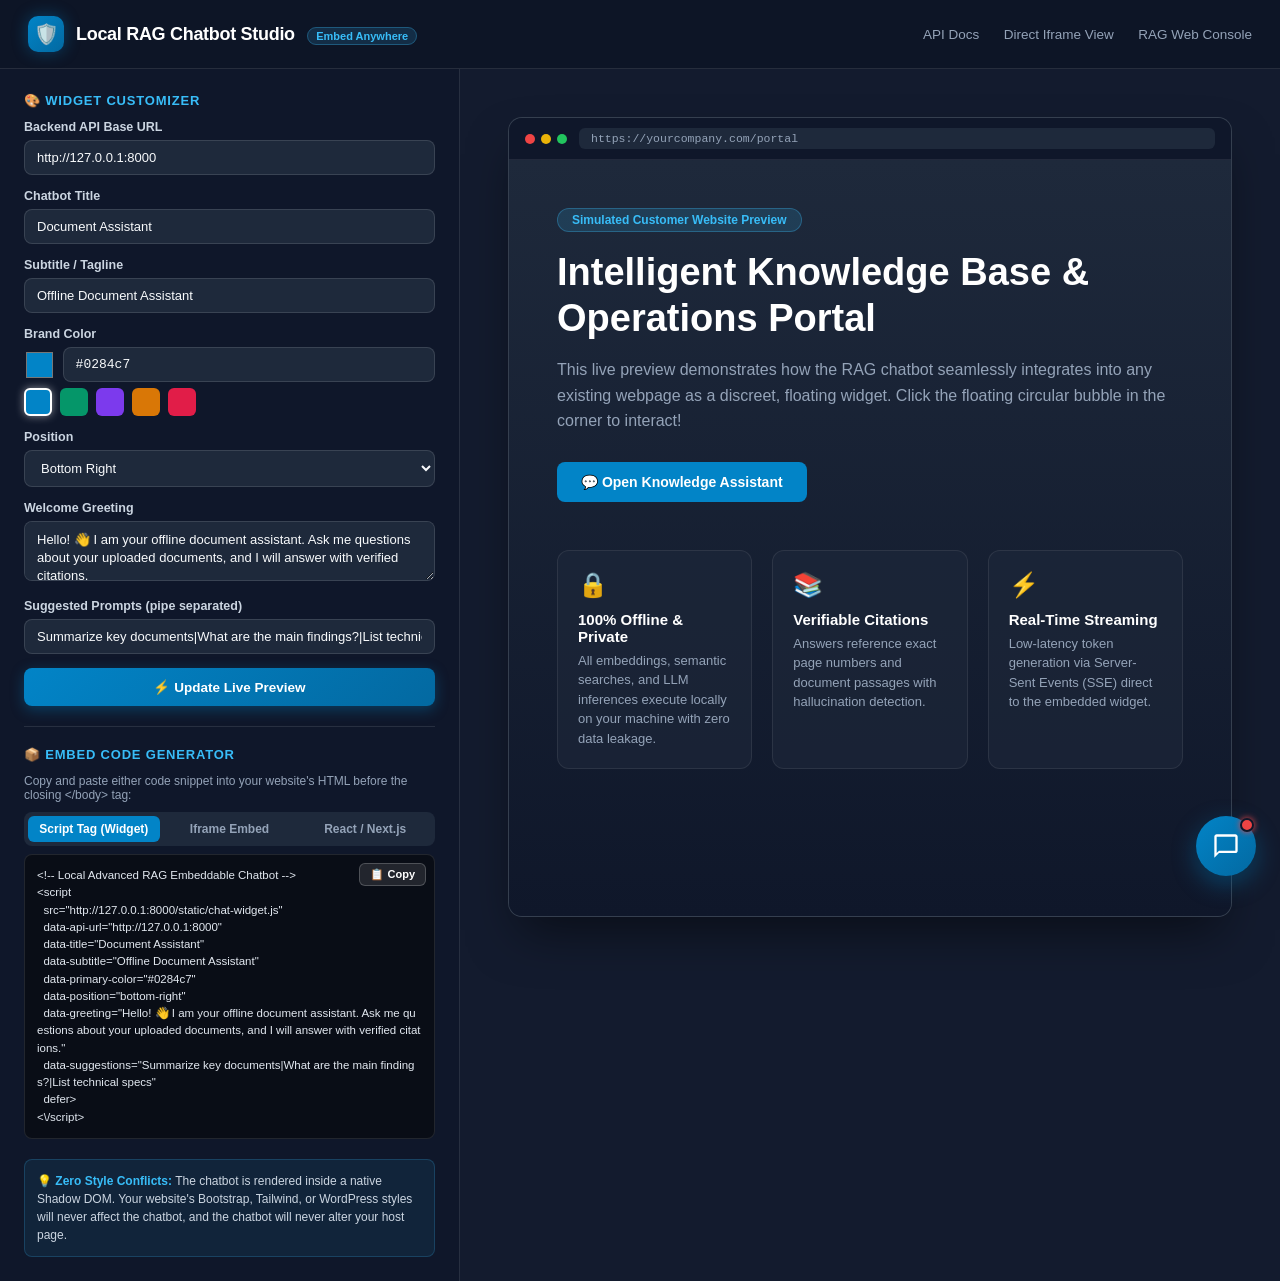
<file: app/static/demo.html>
<!DOCTYPE html>
<html lang="en">
<head>
  <meta charset="UTF-8" />
  <meta name="viewport" content="width=device-width, initial-scale=1.0" />
  <title>Embeddable Chatbot Studio & Showcase</title>
  <style>
    * {
      box-sizing: border-box;
      margin: 0;
      padding: 0;
      font-family: -apple-system, BlinkMacSystemFont, "Segoe UI", Roboto, Helvetica, Arial, sans-serif;
    }

    body {
      background: #0b0f19;
      color: #f1f5f9;
      min-height: 100vh;
      display: flex;
      flex-direction: column;
    }

    header {
      background: rgba(15, 23, 42, 0.85);
      border-bottom: 1px solid rgba(255, 255, 255, 0.1);
      padding: 16px 28px;
      display: flex;
      align-items: center;
      justify-content: space-between;
      backdrop-filter: blur(12px);
      position: sticky;
      top: 0;
      z-index: 100;
    }

    .brand {
      display: flex;
      align-items: center;
      gap: 12px;
    }

    .brand-icon {
      width: 36px;
      height: 36px;
      border-radius: 10px;
      background: linear-gradient(135deg, #0284c7, #0369a1);
      display: flex;
      align-items: center;
      justify-content: center;
      font-size: 20px;
      box-shadow: 0 0 16px rgba(2, 132, 199, 0.4);
    }

    .brand-title {
      font-size: 18px;
      font-weight: 700;
      color: #ffffff;
      letter-spacing: -0.3px;
    }

    .brand-badge {
      font-size: 11px;
      background: rgba(56, 189, 248, 0.15);
      color: #38bdf8;
      border: 1px solid rgba(56, 189, 248, 0.3);
      padding: 2px 8px;
      border-radius: 12px;
      font-weight: 600;
      margin-left: 8px;
    }

    .header-links a {
      color: #94a3b8;
      text-decoration: none;
      font-size: 13.5px;
      margin-left: 20px;
      transition: color 0.15s;
    }

    .header-links a:hover {
      color: #38bdf8;
    }

    .main-layout {
      flex: 1;
      display: grid;
      grid-template-columns: 460px 1fr;
      height: calc(100vh - 69px);
      overflow: hidden;
    }

    /* Left Sidebar: Controls & Code Generator */
    .studio-sidebar {
      background: #0f172a;
      border-right: 1px solid rgba(255, 255, 255, 0.1);
      overflow-y: auto;
      padding: 24px;
      display: flex;
      flex-direction: column;
      gap: 20px;
    }

    .studio-sidebar::-webkit-scrollbar {
      width: 6px;
    }

    .studio-sidebar::-webkit-scrollbar-thumb {
      background: rgba(255, 255, 255, 0.15);
      border-radius: 3px;
    }

    .section-title {
      font-size: 13px;
      font-weight: 700;
      text-transform: uppercase;
      letter-spacing: 0.8px;
      color: #38bdf8;
      margin-bottom: 12px;
      display: flex;
      align-items: center;
      gap: 8px;
    }

    .form-group {
      margin-bottom: 14px;
    }

    .form-label {
      display: block;
      font-size: 12.5px;
      font-weight: 600;
      color: #cbd5e1;
      margin-bottom: 6px;
    }

    .form-input, .form-textarea, .form-select {
      width: 100%;
      background: #1e293b;
      border: 1px solid rgba(255, 255, 255, 0.12);
      border-radius: 8px;
      padding: 9px 12px;
      font-size: 13px;
      color: #f8fafc;
      outline: none;
      transition: border-color 0.15s, box-shadow 0.15s;
    }

    .form-input:focus, .form-textarea:focus, .form-select:focus {
      border-color: #0284c7;
      box-shadow: 0 0 0 2px rgba(2, 132, 199, 0.25);
    }

    .form-textarea {
      resize: vertical;
      min-height: 60px;
      line-height: 1.4;
    }

    /* Color Swatches */
    .color-presets {
      display: flex;
      gap: 8px;
      margin-top: 6px;
    }

    .color-swatch {
      width: 28px;
      height: 28px;
      border-radius: 6px;
      cursor: pointer;
      border: 2px solid transparent;
      transition: transform 0.15s;
    }

    .color-swatch:hover {
      transform: scale(1.1);
    }

    .color-swatch.active {
      border-color: #ffffff;
      box-shadow: 0 0 8px rgba(255, 255, 255, 0.5);
    }

    /* Code Snippet Box */
    .code-tabs {
      display: flex;
      gap: 4px;
      background: #1e293b;
      padding: 4px;
      border-radius: 8px;
      margin-bottom: 8px;
    }

    .code-tab-btn {
      flex: 1;
      background: transparent;
      border: none;
      color: #94a3b8;
      padding: 6px 10px;
      border-radius: 6px;
      font-size: 12px;
      font-weight: 600;
      cursor: pointer;
      transition: all 0.15s;
    }

    .code-tab-btn.active {
      background: #0284c7;
      color: #ffffff;
    }

    .code-box {
      position: relative;
      background: #090d16;
      border: 1px solid rgba(255, 255, 255, 0.1);
      border-radius: 8px;
      padding: 12px;
    }

    .code-box pre {
      font-family: ui-monospace, SFMono-Regular, Menlo, Monaco, Consolas, monospace;
      font-size: 11.5px;
      color: #e2e8f0;
      white-space: pre-wrap;
      word-break: break-all;
      line-height: 1.5;
    }

    .copy-btn {
      position: absolute;
      top: 8px;
      right: 8px;
      background: rgba(255, 255, 255, 0.1);
      border: 1px solid rgba(255, 255, 255, 0.2);
      color: #ffffff;
      padding: 4px 10px;
      border-radius: 6px;
      font-size: 11px;
      font-weight: 600;
      cursor: pointer;
      transition: background 0.15s;
    }

    .copy-btn:hover {
      background: #0284c7;
    }

    .btn-apply {
      width: 100%;
      background: linear-gradient(135deg, #0284c7, #0369a1);
      border: none;
      color: #ffffff;
      padding: 11px;
      border-radius: 8px;
      font-size: 13.5px;
      font-weight: 600;
      cursor: pointer;
      transition: transform 0.15s, box-shadow 0.15s;
      box-shadow: 0 4px 14px rgba(2, 132, 199, 0.35);
    }

    .btn-apply:hover {
      transform: translateY(-1px);
      box-shadow: 0 6px 18px rgba(2, 132, 199, 0.45);
    }

    /* Right Preview Area: Simulated Host Website */
    .preview-stage {
      background: #131b2e;
      position: relative;
      overflow-y: auto;
      padding: 48px;
    }

    .simulated-browser {
      background: #1e293b;
      border: 1px solid rgba(255, 255, 255, 0.1);
      border-radius: 14px;
      box-shadow: 0 25px 50px -12px rgba(0, 0, 0, 0.5);
      min-height: 800px;
      display: flex;
      flex-direction: column;
      overflow: hidden;
    }

    .browser-toolbar {
      background: #0f172a;
      padding: 10px 16px;
      display: flex;
      align-items: center;
      gap: 12px;
      border-bottom: 1px solid rgba(255, 255, 255, 0.08);
    }

    .browser-dots {
      display: flex;
      gap: 6px;
    }

    .browser-dot {
      width: 10px;
      height: 10px;
      border-radius: 50%;
    }

    .browser-address {
      flex: 1;
      background: #1e293b;
      border-radius: 6px;
      padding: 4px 12px;
      font-size: 11.5px;
      color: #94a3b8;
      font-family: monospace;
    }

    .simulated-page-content {
      padding: 48px;
      flex: 1;
      background: linear-gradient(180deg, #1e293b 0%, #0f172a 100%);
    }

    .hero-badge {
      display: inline-block;
      background: rgba(56, 189, 248, 0.15);
      color: #38bdf8;
      border: 1px solid rgba(56, 189, 248, 0.3);
      padding: 4px 14px;
      border-radius: 20px;
      font-size: 12px;
      font-weight: 600;
      margin-bottom: 18px;
    }

    .hero-title {
      font-size: 38px;
      font-weight: 800;
      line-height: 1.2;
      color: #ffffff;
      margin-bottom: 16px;
      max-width: 680px;
    }

    .hero-desc {
      font-size: 16px;
      color: #94a3b8;
      line-height: 1.6;
      max-width: 620px;
      margin-bottom: 28px;
    }

    .hero-cta-btn {
      background: #0284c7;
      border: none;
      color: #ffffff;
      padding: 12px 24px;
      border-radius: 8px;
      font-size: 14px;
      font-weight: 600;
      cursor: pointer;
      display: inline-flex;
      align-items: center;
      gap: 8px;
      transition: background 0.15s, transform 0.15s;
    }

    .hero-cta-btn:hover {
      background: #0369a1;
      transform: translateY(-1px);
    }

    .feature-grid {
      display: grid;
      grid-template-columns: repeat(3, 1fr);
      gap: 20px;
      margin-top: 48px;
    }

    .feature-card {
      background: rgba(30, 41, 59, 0.6);
      border: 1px solid rgba(255, 255, 255, 0.08);
      border-radius: 12px;
      padding: 20px;
    }

    .feature-icon {
      font-size: 24px;
      margin-bottom: 12px;
    }

    .feature-title {
      font-size: 15px;
      font-weight: 700;
      color: #ffffff;
      margin-bottom: 6px;
    }

    .feature-text {
      font-size: 13px;
      color: #94a3b8;
      line-height: 1.5;
    }

    @media (max-width: 1024px) {
      .main-layout {
        grid-template-columns: 1fr;
        height: auto;
      }
      .studio-sidebar {
        border-right: none;
        border-bottom: 1px solid rgba(255, 255, 255, 0.1);
      }
      .preview-stage {
        padding: 20px;
      }
      .feature-grid {
        grid-template-columns: 1fr;
      }
    }
  </style>
</head>
<body>

  <header>
    <div class="brand">
      <div class="brand-icon">🛡️</div>
      <div>
        <span class="brand-title">Local RAG Chatbot Studio</span>
        <span class="brand-badge">Embed Anywhere</span>
      </div>
    </div>
    <div class="header-links">
      <a href="http://127.0.0.1:8000/docs" id="header-link-docs" target="_blank">API Docs</a>
      <a href="http://127.0.0.1:8000/widget/embed" id="header-link-embed" target="_blank">Direct Iframe View</a>
      <a href="http://localhost:8501" target="_blank">RAG Web Console</a>
    </div>
  </header>

  <div class="main-layout">
    <!-- Left Configuration Sidebar -->
    <aside class="studio-sidebar">
      <div>
        <div class="section-title">🎨 Widget Customizer</div>
        
        <div class="form-group">
          <label class="form-label" for="cfgApiUrl">Backend API Base URL</label>
          <input type="text" id="cfgApiUrl" class="form-input" value="http://127.0.0.1:8000" />
        </div>

        <div class="form-group">
          <label class="form-label" for="cfgTitle">Chatbot Title</label>
          <input type="text" id="cfgTitle" class="form-input" value="Document Assistant" />
        </div>

        <div class="form-group">
          <label class="form-label" for="cfgSubtitle">Subtitle / Tagline</label>
          <input type="text" id="cfgSubtitle" class="form-input" value="Offline Document Assistant" />
        </div>

        <div class="form-group">
          <label class="form-label">Brand Color</label>
          <div style="display: flex; gap: 8px; align-items: center;">
            <input type="color" id="cfgColorPicker" value="#0284c7" style="border:none; width:34px; height:34px; border-radius:6px; cursor:pointer; background:transparent;" />
            <input type="text" id="cfgColorText" class="form-input" value="#0284c7" style="font-family: monospace;" />
          </div>
          <div class="color-presets">
            <div class="color-swatch active" data-color="#0284c7" style="background:#0284c7;" title="Cyan/Sky"></div>
            <div class="color-swatch" data-color="#059669" style="background:#059669;" title="Emerald"></div>
            <div class="color-swatch" data-color="#7c3aed" style="background:#7c3aed;" title="Violet"></div>
            <div class="color-swatch" data-color="#d97706" style="background:#d97706;" title="Amber"></div>
            <div class="color-swatch" data-color="#e11d48" style="background:#e11d48;" title="Rose"></div>
          </div>
        </div>

        <div class="form-group">
          <label class="form-label" for="cfgPosition">Position</label>
          <select id="cfgPosition" class="form-select">
            <option value="bottom-right" selected>Bottom Right</option>
            <option value="bottom-left">Bottom Left</option>
          </select>
        </div>

        <div class="form-group">
          <label class="form-label" for="cfgGreeting">Welcome Greeting</label>
          <textarea id="cfgGreeting" class="form-textarea">Hello! 👋 I am your offline document assistant. Ask me questions about your uploaded documents, and I will answer with verified citations.</textarea>
        </div>

        <div class="form-group">
          <label class="form-label" for="cfgSuggestions">Suggested Prompts (pipe separated)</label>
          <input type="text" id="cfgSuggestions" class="form-input" value="Summarize key documents|What are the main findings?|List technical specs" />
        </div>

        <button id="btnApplyChanges" class="btn-apply">⚡ Update Live Preview</button>
      </div>

      <hr style="border: none; border-top: 1px solid rgba(255,255,255,0.1);" />

      <!-- Ready Embed Code Snippets -->
      <div>
        <div class="section-title">📦 Embed Code Generator</div>
        <p style="font-size: 12px; color: #94a3b8; margin-bottom: 10px;">
          Copy and paste either code snippet into your website's HTML before the closing <code>&lt;/body&gt;</code> tag:
        </p>

        <div class="code-tabs">
          <button class="code-tab-btn active" data-tab="script">Script Tag (Widget)</button>
          <button class="code-tab-btn" data-tab="iframe">Iframe Embed</button>
          <button class="code-tab-btn" data-tab="react">React / Next.js</button>
        </div>

        <div class="code-box">
          <button class="copy-btn" id="btnCopySnippet">📋 Copy</button>
          <pre><code id="snippetDisplay"></code></pre>
        </div>
      </div>

      <div style="background: rgba(56, 189, 248, 0.08); border: 1px solid rgba(56, 189, 248, 0.2); border-radius: 8px; padding: 12px; font-size: 12px; color: #cbd5e1; line-height: 1.5;">
        <strong style="color: #38bdf8;">💡 Zero Style Conflicts:</strong> The chatbot is rendered inside a native <code>Shadow DOM</code>. Your website's Bootstrap, Tailwind, or WordPress styles will never affect the chatbot, and the chatbot will never alter your host page.
      </div>
    </aside>

    <!-- Right Live Preview: Simulated Company Webpage -->
    <main class="preview-stage">
      <div class="simulated-browser">
        <div class="browser-toolbar">
          <div class="browser-dots">
            <span class="browser-dot" style="background: #ef4444;"></span>
            <span class="browser-dot" style="background: #eab308;"></span>
            <span class="browser-dot" style="background: #22c55e;"></span>
          </div>
          <div class="browser-address">https://yourcompany.com/portal</div>
        </div>

        <div class="simulated-page-content">
          <span class="hero-badge">Simulated Customer Website Preview</span>
          <h1 class="hero-title">Intelligent Knowledge Base & Operations Portal</h1>
          <p class="hero-desc">
            This live preview demonstrates how the RAG chatbot seamlessly integrates into any existing webpage as a discreet, floating widget. Click the floating circular bubble in the corner to interact!
          </p>

          <button class="hero-cta-btn" id="btnTriggerChat">
            💬 Open Knowledge Assistant
          </button>

          <div class="feature-grid">
            <div class="feature-card">
              <div class="feature-icon">🔒</div>
              <div class="feature-title">100% Offline & Private</div>
              <div class="feature-text">All embeddings, semantic searches, and LLM inferences execute locally on your machine with zero data leakage.</div>
            </div>
            <div class="feature-card">
              <div class="feature-icon">📚</div>
              <div class="feature-title">Verifiable Citations</div>
              <div class="feature-text">Answers reference exact page numbers and document passages with hallucination detection.</div>
            </div>
            <div class="feature-card">
              <div class="feature-icon">⚡</div>
              <div class="feature-title">Real-Time Streaming</div>
              <div class="feature-text">Low-latency token generation via Server-Sent Events (SSE) direct to the embedded widget.</div>
            </div>
          </div>
        </div>
      </div>
    </main>
  </div>

  <!-- Inject the actual chat widget dynamically -->
  <script src="chat-widget.js" 
    id="ragWidgetScript"
    data-api-url="http://127.0.0.1:8000"
    data-title="Document Assistant"
    data-subtitle="Offline Document Assistant"
    data-primary-color="#0284c7"
    data-position="bottom-right"
    data-greeting="Hello! 👋 I am your offline document assistant. Ask me questions about your uploaded documents, and I will answer with verified citations."
    data-suggestions="Summarize key documents|What are the main findings?|List technical specs">
  </script>

  <script>
    (function() {
      const cfgApiUrl = document.getElementById("cfgApiUrl");
      const cfgTitle = document.getElementById("cfgTitle");
      const cfgSubtitle = document.getElementById("cfgSubtitle");
      const cfgColorPicker = document.getElementById("cfgColorPicker");
      const cfgColorText = document.getElementById("cfgColorText");
      const cfgPosition = document.getElementById("cfgPosition");
      const cfgGreeting = document.getElementById("cfgGreeting");
      const cfgSuggestions = document.getElementById("cfgSuggestions");
      const btnApply = document.getElementById("btnApplyChanges");
      const snippetDisplay = document.getElementById("snippetDisplay");
      const btnCopy = document.getElementById("btnCopySnippet");
      const btnTriggerChat = document.getElementById("btnTriggerChat");
      const colorSwatches = document.querySelectorAll(".color-swatch");
      const tabButtons = document.querySelectorAll(".code-tab-btn");

      let currentTab = "script";

      // Color picker sync
      cfgColorPicker.addEventListener("input", (e) => {
        cfgColorText.value = e.target.value;
        updateActiveSwatch(e.target.value);
        generateSnippets();
      });

      cfgColorText.addEventListener("input", (e) => {
        cfgColorPicker.value = e.target.value;
        updateActiveSwatch(e.target.value);
        generateSnippets();
      });

      colorSwatches.forEach(swatch => {
        swatch.addEventListener("click", () => {
          const col = swatch.getAttribute("data-color");
          cfgColorPicker.value = col;
          cfgColorText.value = col;
          updateActiveSwatch(col);
          generateSnippets();
        });
      });

      function updateActiveSwatch(col) {
        colorSwatches.forEach(s => {
          if (s.getAttribute("data-color").toLowerCase() === col.toLowerCase()) {
            s.classList.add("active");
          } else {
            s.classList.remove("active");
          }
        });
      }

      // Tab switcher
      tabButtons.forEach(btn => {
        btn.addEventListener("click", () => {
          tabButtons.forEach(b => b.classList.remove("active"));
          btn.classList.add("active");
          currentTab = btn.getAttribute("data-tab");
          generateSnippets();
        });
      });

      function generateSnippets() {
        const api = cfgApiUrl.value.trim() || "http://127.0.0.1:8000";
        const linkDocs = document.getElementById("header-link-docs");
        if (linkDocs) linkDocs.href = `${api}/docs`;
        const linkEmbed = document.getElementById("header-link-embed");
        if (linkEmbed) linkEmbed.href = `${api}/widget/embed`;

        const title = cfgTitle.value.trim();
        const subtitle = cfgSubtitle.value.trim();
        const color = cfgColorText.value.trim();
        const pos = cfgPosition.value;
        const greeting = cfgGreeting.value.trim();
        const suggestions = cfgSuggestions.value.trim();

        if (currentTab === "script") {
          snippetDisplay.textContent = `<!-- Local Advanced RAG Embeddable Chatbot -->
<script 
  src="${api}/static/chat-widget.js" 
  data-api-url="${api}"
  data-title="${title}"
  data-subtitle="${subtitle}"
  data-primary-color="${color}"
  data-position="${pos}"
  data-greeting="${greeting}"
  data-suggestions="${suggestions}"
  defer>
<\\/script>`;
        } else if (currentTab === "iframe") {
          const iframeSrc = `${api}/widget/embed?api=${encodeURIComponent(api)}&title=${encodeURIComponent(title)}&color=${encodeURIComponent(color)}&greeting=${encodeURIComponent(greeting)}&suggestions=${encodeURIComponent(suggestions)}`;
          snippetDisplay.textContent = `<!-- Responsive Iframe Chat Embed -->
<iframe 
  src="${iframeSrc}"
  width="100%" 
  height="600" 
  frameborder="0" 
  style="border-radius: 16px; box-shadow: 0 10px 30px rgba(0,0,0,0.3); max-width: 420px;"
  title="${title}">
</iframe>`;
        } else if (currentTab === "react") {
          snippetDisplay.textContent = `// React / Next.js Component Embed
import { useEffect } from "react";

export default function DocumentChatWidget() {
  useEffect(() => {
    const script = document.createElement("script");
    script.src = "${api}/static/chat-widget.js";
    script.setAttribute("data-api-url", "${api}");
    script.setAttribute("data-title", "${title}");
    script.setAttribute("data-primary-color", "${color}");
    script.setAttribute("data-position", "${pos}");
    script.async = true;
    document.body.appendChild(script);

    return () => {
      const root = document.getElementById("rag-chat-widget-root");
      if (root) root.remove();
      delete window.__RAG_CHAT_WIDGET_LOADED__;
    };
  }, []);

  return null;
}`;
        }
      }

      // Apply button re-initializes widget with new settings
      btnApply.addEventListener("click", () => {
        const root = document.getElementById("rag-chat-widget-root");
        if (root) root.remove();
        delete window.__RAG_CHAT_WIDGET_LOADED__;

        const widget = window.RAGChatWidget.init({
          apiUrl: cfgApiUrl.value.trim(),
          title: cfgTitle.value.trim(),
          subtitle: cfgSubtitle.value.trim(),
          primaryColor: cfgColorText.value.trim(),
          position: cfgPosition.value,
          greeting: cfgGreeting.value.trim(),
          suggestions: cfgSuggestions.value.trim().split("|"),
        });

        generateSnippets();
      });

      // Trigger chat button from webpage
      btnTriggerChat.addEventListener("click", () => {
        if (window.RAGChatWidget) {
          window.RAGChatWidget.open();
        }
      });

      // Copy snippet button
      btnCopy.addEventListener("click", () => {
        navigator.clipboard.writeText(snippetDisplay.textContent).then(() => {
          btnCopy.textContent = "✅ Copied!";
          setTimeout(() => btnCopy.textContent = "📋 Copy", 2000);
        });
      });

      // Listen to inputs
      [cfgApiUrl, cfgTitle, cfgSubtitle, cfgPosition, cfgGreeting, cfgSuggestions].forEach(el => {
        el.addEventListener("input", generateSnippets);
        el.addEventListener("change", generateSnippets);
      });

      generateSnippets();
    })();
  </script>
</body>
</html>
</file>
